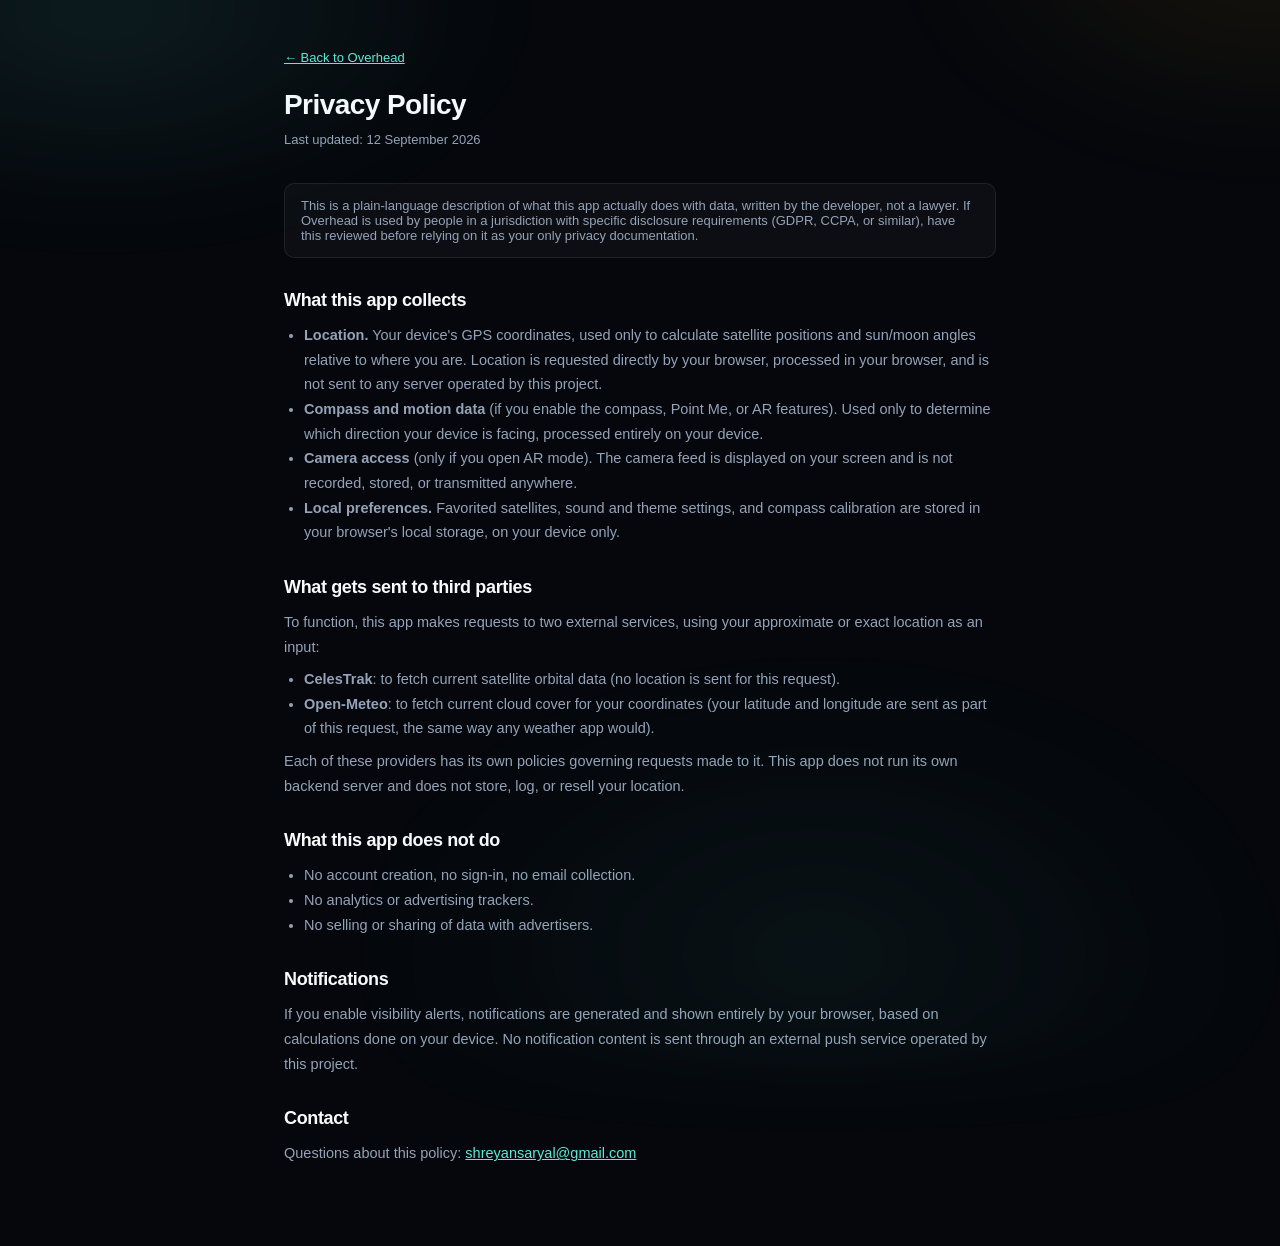
<file: privacy.html>
<!DOCTYPE html>
<html lang="en">
<head>
<meta charset="UTF-8">
<meta name="viewport" content="width=device-width, initial-scale=1">
<title>Privacy Policy · Overhead</title>
<link rel="icon" href="icon.svg" type="image/svg+xml">
<link rel="stylesheet" href="styles.css">
<style>
  .legal{ max-width:760px; margin:0 auto; padding:48px 24px 80px; }
  .legal h1{ font-size:28px; margin-bottom:8px; }
  .legal .updated{ color:var(--text-dim); font-size:13px; margin-bottom:32px; }
  .legal h2{ font-size:18px; margin:32px 0 12px; }
  .legal p, .legal li{ color:var(--text-dim); line-height:1.7; font-size:14.5px; }
  .legal ul{ padding-left:20px; margin:8px 0; }
  .legal a{ color:var(--primary); }
  .legal .back{ display:inline-block; margin-bottom:24px; font-size:13px; }
  .legal .notice{
    border:1px solid var(--border); border-radius:10px; padding:14px 16px; margin-bottom:28px;
    background:rgba(255,255,255,0.03); font-size:13px; color:var(--text-dim);
  }
</style>
</head>
<body>
<canvas id="starfield" aria-hidden="true"></canvas>
<div class="aurora" aria-hidden="true"></div>
<main class="legal">
  <a class="back" href="./index.html">&larr; Back to Overhead</a>
  <h1>Privacy Policy</h1>
  <p class="updated">Last updated: 12 September 2026</p>

  <div class="notice">
    This is a plain-language description of what this app actually does with data, written by the developer, not a lawyer. If Overhead is used by people in a jurisdiction with specific disclosure requirements (GDPR, CCPA, or similar), have this reviewed before relying on it as your only privacy documentation.
  </div>

  <h2>What this app collects</h2>
  <ul>
    <li><strong>Location.</strong> Your device's GPS coordinates, used only to calculate satellite positions and sun/moon angles relative to where you are. Location is requested directly by your browser, processed in your browser, and is not sent to any server operated by this project.</li>
    <li><strong>Compass and motion data</strong> (if you enable the compass, Point Me, or AR features). Used only to determine which direction your device is facing, processed entirely on your device.</li>
    <li><strong>Camera access</strong> (only if you open AR mode). The camera feed is displayed on your screen and is not recorded, stored, or transmitted anywhere.</li>
    <li><strong>Local preferences.</strong> Favorited satellites, sound and theme settings, and compass calibration are stored in your browser's local storage, on your device only.</li>
  </ul>

  <h2>What gets sent to third parties</h2>
  <p>To function, this app makes requests to two external services, using your approximate or exact location as an input:</p>
  <ul>
    <li><strong>CelesTrak</strong>: to fetch current satellite orbital data (no location is sent for this request).</li>
    <li><strong>Open-Meteo</strong>: to fetch current cloud cover for your coordinates (your latitude and longitude are sent as part of this request, the same way any weather app would).</li>
  </ul>
  <p>Each of these providers has its own policies governing requests made to it. This app does not run its own backend server and does not store, log, or resell your location.</p>

  <h2>What this app does not do</h2>
  <ul>
    <li>No account creation, no sign-in, no email collection.</li>
    <li>No analytics or advertising trackers.</li>
    <li>No selling or sharing of data with advertisers.</li>
  </ul>

  <h2>Notifications</h2>
  <p>If you enable visibility alerts, notifications are generated and shown entirely by your browser, based on calculations done on your device. No notification content is sent through an external push service operated by this project.</p>

  <h2>Contact</h2>
  <p>Questions about this policy: <a href="mailto:shreyansaryal@gmail.com">shreyansaryal@gmail.com</a></p>
</main>
</body>
</html>
</file>
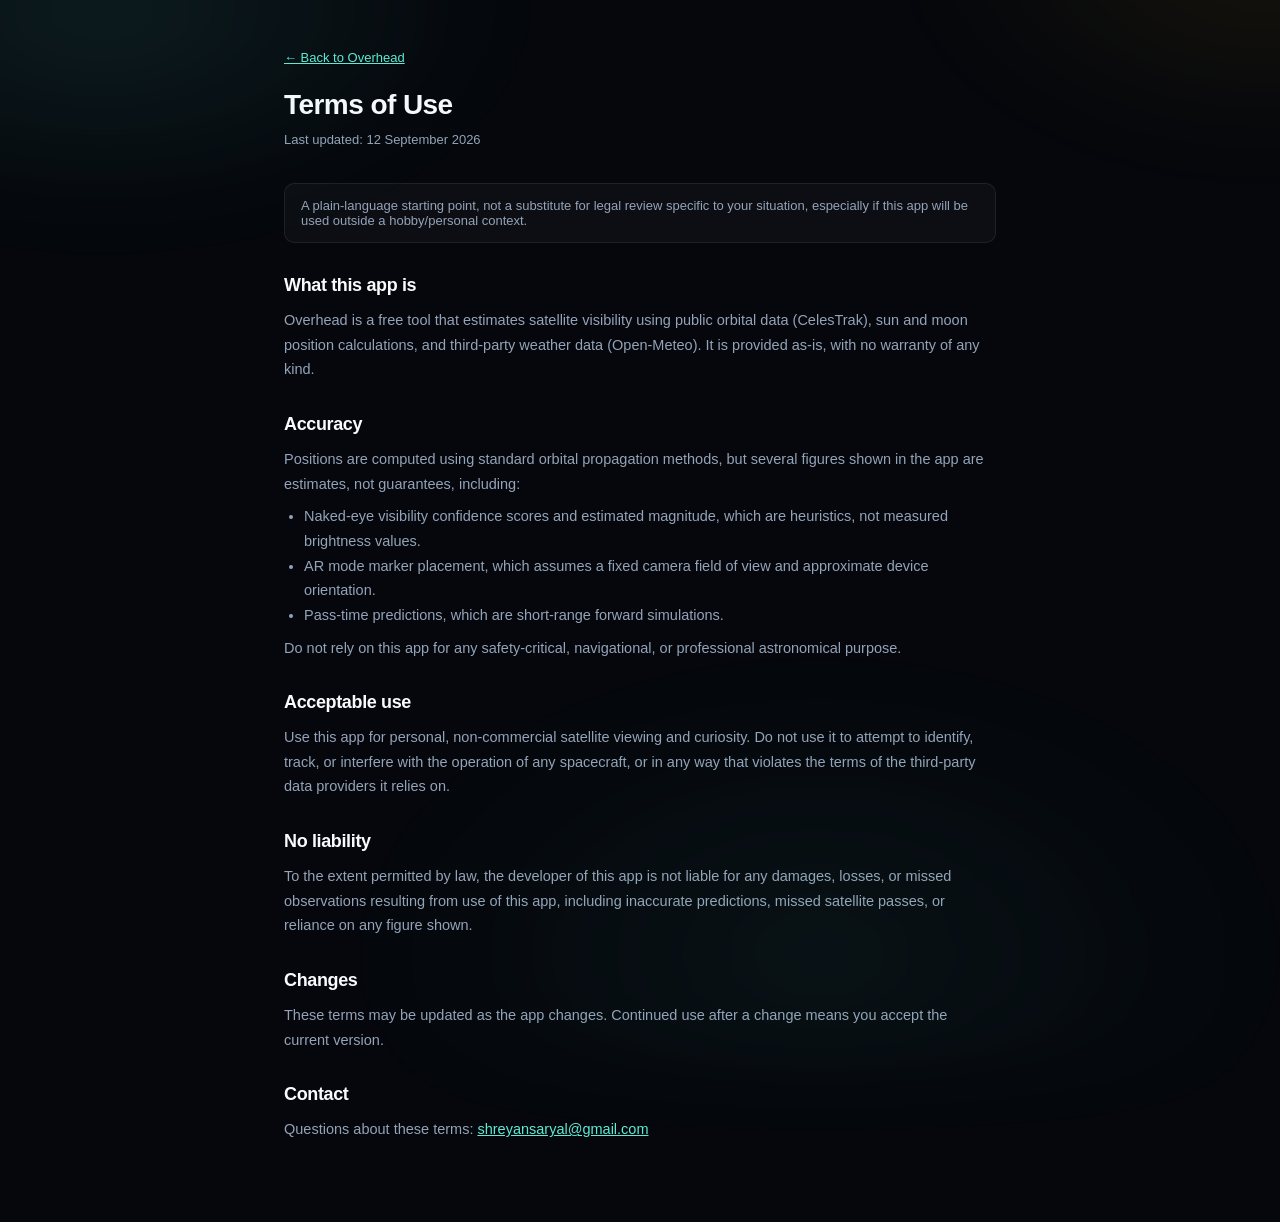
<file: terms.html>
<!DOCTYPE html>
<html lang="en">
<head>
<meta charset="UTF-8">
<meta name="viewport" content="width=device-width, initial-scale=1">
<title>Terms of Use · Overhead</title>
<link rel="icon" href="icon.svg" type="image/svg+xml">
<link rel="stylesheet" href="styles.css">
<style>
  .legal{ max-width:760px; margin:0 auto; padding:48px 24px 80px; }
  .legal h1{ font-size:28px; margin-bottom:8px; }
  .legal .updated{ color:var(--text-dim); font-size:13px; margin-bottom:32px; }
  .legal h2{ font-size:18px; margin:32px 0 12px; }
  .legal p, .legal li{ color:var(--text-dim); line-height:1.7; font-size:14.5px; }
  .legal ul{ padding-left:20px; margin:8px 0; }
  .legal a{ color:var(--primary); }
  .legal .back{ display:inline-block; margin-bottom:24px; font-size:13px; }
  .legal .notice{
    border:1px solid var(--border); border-radius:10px; padding:14px 16px; margin-bottom:28px;
    background:rgba(255,255,255,0.03); font-size:13px; color:var(--text-dim);
  }
</style>
</head>
<body>
<canvas id="starfield" aria-hidden="true"></canvas>
<div class="aurora" aria-hidden="true"></div>
<main class="legal">
  <a class="back" href="./index.html">&larr; Back to Overhead</a>
  <h1>Terms of Use</h1>
  <p class="updated">Last updated: 12 September 2026</p>

  <div class="notice">
    A plain-language starting point, not a substitute for legal review specific to your situation, especially if this app will be used outside a hobby/personal context.
  </div>

  <h2>What this app is</h2>
  <p>Overhead is a free tool that estimates satellite visibility using public orbital data (CelesTrak), sun and moon position calculations, and third-party weather data (Open-Meteo). It is provided as-is, with no warranty of any kind.</p>

  <h2>Accuracy</h2>
  <p>Positions are computed using standard orbital propagation methods, but several figures shown in the app are estimates, not guarantees, including:</p>
  <ul>
    <li>Naked-eye visibility confidence scores and estimated magnitude, which are heuristics, not measured brightness values.</li>
    <li>AR mode marker placement, which assumes a fixed camera field of view and approximate device orientation.</li>
    <li>Pass-time predictions, which are short-range forward simulations.</li>
  </ul>
  <p>Do not rely on this app for any safety-critical, navigational, or professional astronomical purpose.</p>

  <h2>Acceptable use</h2>
  <p>Use this app for personal, non-commercial satellite viewing and curiosity. Do not use it to attempt to identify, track, or interfere with the operation of any spacecraft, or in any way that violates the terms of the third-party data providers it relies on.</p>

  <h2>No liability</h2>
  <p>To the extent permitted by law, the developer of this app is not liable for any damages, losses, or missed observations resulting from use of this app, including inaccurate predictions, missed satellite passes, or reliance on any figure shown.</p>

  <h2>Changes</h2>
  <p>These terms may be updated as the app changes. Continued use after a change means you accept the current version.</p>

  <h2>Contact</h2>
  <p>Questions about these terms: <a href="mailto:shreyansaryal@gmail.com">shreyansaryal@gmail.com</a></p>
</main>
</body>
</html>
</file>
<file: styles.css>
/* ============================================================
   OVERHEAD - Design System
   Premium dark mission-control theme. All values as CSS custom
   properties so the whole system is themeable from one place.
   ============================================================ */

:root{
  /* --- palette (as specified) --- */
  --bg: #05070C;
  --card: rgba(18,24,38,0.75);
  --card-solid: #121826;
  --primary: #5EEAD4;
  --primary-dim: #2DD4BF;
  --accent: #FBBF24;
  --success: #22C55E;
  --danger: #EF4444;
  --text: #F8FAFC;
  --text-dim: #94A3B8;
  --border: rgba(255,255,255,.08);

  --glow-cyan: 0 0 24px rgba(94,234,212,0.35);
  --glow-amber: 0 0 24px rgba(251,191,36,0.35);
  --glow-green: 0 0 24px rgba(34,197,94,0.45);
  --glow-red: 0 0 20px rgba(239,68,68,0.35);

  /* --- 8px grid --- */
  --sp-1: 4px; --sp-2: 8px; --sp-3: 16px; --sp-4: 24px;
  --sp-5: 32px; --sp-6: 48px; --sp-7: 64px;

  --radius-lg: 24px;
  --radius-md: 20px;
  --radius-sm: 14px;
  --radius-btn: 12px;
  --radius-pill: 999px;

  --ease: cubic-bezier(.22,1,.36,1);
  --ease-bounce: cubic-bezier(.34,1.56,.64,1);
  --dur-fast: 160ms;
  --dur: 320ms;
  --dur-slow: 600ms;

  --nav-h: 68px;
  --dock-h: 76px;
  --sidebar-w: 84px;

  color-scheme: dark;
}

/* theme variants - swappable accent emphasis (Nice Extra: theme switcher) */
[data-theme="amber"]{ --primary: #FBBF24; --primary-dim:#F59E0B; --accent:#5EEAD4; }

*,*::before,*::after{ box-sizing:border-box; }
html{ scroll-behavior:smooth; }
@media (prefers-reduced-motion: reduce){
  html{ scroll-behavior:auto; }
  *,*::before,*::after{ animation-duration:0.001ms !important; animation-iteration-count:1 !important; transition-duration:0.001ms !important; scroll-behavior:auto !important; }
}

body{
  margin:0;
  background:var(--bg);
  color:var(--text);
  font-family:'Inter', -apple-system, BlinkMacSystemFont, 'Segoe UI', sans-serif;
  -webkit-font-smoothing:antialiased;
  overflow-x:hidden;
  min-height:100vh;
  min-height:100dvh;
  opacity:0;
  animation: appIn 700ms var(--ease) 60ms forwards;
}
@keyframes appIn{ from{ opacity:0; } to{ opacity:1; } }
@media (prefers-reduced-motion: reduce){ body{ opacity:1; animation:none; } }

/* premium scrollbar (webkit) */
::-webkit-scrollbar{ width:9px; height:9px; }
::-webkit-scrollbar-track{ background:transparent; }
::-webkit-scrollbar-thumb{ background:rgba(94,234,212,0.25); border-radius:8px; border:2px solid transparent; background-clip:padding-box; }
::-webkit-scrollbar-thumb:hover{ background:rgba(94,234,212,0.45); background-clip:padding-box; }
*{ scrollbar-width:thin; scrollbar-color:rgba(94,234,212,0.3) transparent; }

::selection{ background:var(--primary); color:#00201B; }

/* focus visibility for keyboard nav (a11y) */
:focus-visible{
  outline:2px solid var(--primary);
  outline-offset:3px;
  border-radius:8px;
}

h1,h2,h3{ font-weight:800; letter-spacing:-0.02em; margin:0; }
p{ margin:0; }

a{ color:var(--primary); }

/* ============ starfield + aurora background ============ */
#starfield{ position:fixed; inset:0; z-index:0; pointer-events:none; }
.aurora{
  position:fixed; inset:-20%; z-index:0; pointer-events:none; opacity:0.55;
  background:
    radial-gradient(40% 30% at 20% 15%, rgba(94,234,212,0.18), transparent 60%),
    radial-gradient(35% 30% at 85% 10%, rgba(251,191,36,0.14), transparent 60%),
    radial-gradient(45% 40% at 60% 90%, rgba(94,234,212,0.10), transparent 60%);
  filter:blur(40px);
  animation: auroraShift 18s ease-in-out infinite alternate;
}
@keyframes auroraShift{
  0%{ transform:translate3d(0,0,0) scale(1); }
  100%{ transform:translate3d(2%,-3%,0) scale(1.06); }
}

.app{ position:relative; z-index:1; min-height:100vh; }

/* ============ glass card primitive ============ */
.glass{
  background:var(--card);
  backdrop-filter:blur(20px) saturate(140%);
  -webkit-backdrop-filter:blur(20px) saturate(140%);
  border:1px solid var(--border);
  border-radius:var(--radius-lg);
  box-shadow:0 8px 32px rgba(0,0,0,0.35), inset 0 1px 0 rgba(255,255,255,0.04);
}

/* ============ top nav ============ */
.topnav{
  position:sticky; top:0; z-index:40;
  display:flex; align-items:center; justify-content:space-between;
  gap:var(--sp-3);
  margin:var(--sp-3) var(--sp-3) 0;
  padding:0 var(--sp-4);
  height:var(--nav-h);
  border-radius:var(--radius-lg);
  overflow:hidden;
  animation: fadeDown var(--dur-slow) var(--ease) both;
}
@keyframes fadeDown{ from{opacity:0; transform:translateY(-14px);} to{opacity:1; transform:translateY(0);} }

.brand{ display:flex; align-items:center; gap:10px; font-weight:800; font-size:15px; letter-spacing:0.5px; white-space:nowrap; }
.brand .logo-dot{
  width:10px; height:10px; border-radius:50%; background:var(--text-dim);
  box-shadow:0 0 0 rgba(94,234,212,0);
  transition:background var(--dur), box-shadow var(--dur);
}
.brand .logo-dot.live{ background:var(--success); box-shadow:0 0 12px rgba(34,197,94,0.8); animation:pulseDot 2s ease-in-out infinite; }
@keyframes pulseDot{ 0%,100%{ box-shadow:0 0 6px rgba(34,197,94,0.6);} 50%{ box-shadow:0 0 16px rgba(34,197,94,1);} }

.nav-actions{ display:flex; align-items:center; gap:var(--sp-2); flex-shrink:0; }
.icon-btn{
  width:40px; height:40px; border-radius:50%; display:grid; place-items:center; flex-shrink:0;
  background:rgba(255,255,255,0.04); border:1px solid var(--border); color:var(--text);
  cursor:pointer; transition:transform var(--dur-fast) var(--ease), background var(--dur-fast), box-shadow var(--dur-fast);
}
.icon-btn:hover{ background:rgba(255,255,255,0.09); box-shadow:var(--glow-cyan); transform:translateY(-1px); }
.icon-btn:active{ transform:scale(0.92); }
.clock{ font-variant-numeric:tabular-nums; font-size:13px; color:var(--text-dim); font-weight:600; white-space:nowrap; }

/* narrow phones: still shrink slightly for very small widths, but with only
   2 nav icons now (search + settings) this rarely needs to engage */
@media (max-width:360px){
  .topnav{ padding:0 10px; gap:6px; margin:10px 10px 0; }
  .brand{ font-size:12px; gap:6px; }
  .clock{ display:none; }
}

/* ============ layout shell ============ */
.shell{
  display:flex; max-width:1400px; margin:0 auto; padding:var(--sp-3);
  gap:var(--sp-3); align-items:flex-start;
}
.sidebar{
  display:none;
  flex-direction:column; align-items:center; gap:var(--sp-2);
  width:var(--sidebar-w); position:sticky; top:calc(var(--nav-h) + 24px);
  padding:var(--sp-3) var(--sp-2);
}
.sidebar .icon-btn{ width:52px; height:52px; border-radius:var(--radius-md); }
.sidebar .icon-btn.active{ background:linear-gradient(135deg, var(--primary), var(--primary-dim)); color:#00201B; box-shadow:var(--glow-cyan); }

.main{ flex:1; min-width:0; display:flex; flex-direction:column; gap:var(--sp-3); padding-bottom:calc(var(--dock-h) + 24px); }

@media (min-width:980px){
  .sidebar{ display:flex; }
  .main{ padding-bottom:var(--sp-4); }
  .dock{ display:none; }
  .grid-2{ display:grid; grid-template-columns:1.3fr 1fr; gap:var(--sp-3); align-items:start; }
}

/* ============ hero status card ============ */
.hero{
  padding:var(--sp-4); position:relative; overflow:hidden;
  animation: fadeUp var(--dur-slow) var(--ease) both; animation-delay:60ms;
}
@keyframes fadeUp{ from{opacity:0; transform:translateY(18px);} to{opacity:1; transform:translateY(0);} }
.hero::before{
  content:''; position:absolute; inset:0; opacity:0.5; pointer-events:none;
  background:radial-gradient(60% 80% at 100% 0%, rgba(94,234,212,0.12), transparent 60%);
}
.hero-top{ display:flex; align-items:center; justify-content:space-between; margin-bottom:var(--sp-3); position:relative; }
.hero-title{ font-size:13px; text-transform:uppercase; letter-spacing:1.5px; color:var(--text-dim); font-weight:700; }
.sky-badge{
  font-size:12px; font-weight:700; padding:6px 14px; border-radius:var(--radius-pill);
  border:1px solid currentColor; display:inline-flex; align-items:center; gap:6px;
}

.obs-grid{ display:grid; grid-template-columns:repeat(2,1fr); gap:var(--sp-3); position:relative; }
@media (min-width:560px){ .obs-grid{ grid-template-columns:repeat(3,1fr); } }
.obs-stat{
  background:rgba(255,255,255,0.03); border:1px solid var(--border); border-radius:var(--radius-md);
  padding:var(--sp-3); transition:transform var(--dur-fast) var(--ease), border-color var(--dur-fast);
}
.obs-stat:hover{ transform:translateY(-2px); border-color:rgba(94,234,212,0.35); }
.obs-label{ display:flex; align-items:center; gap:6px; font-size:11px; color:var(--text-dim); text-transform:uppercase; letter-spacing:1px; font-weight:700; }
.obs-value{ font-size:22px; font-weight:800; margin-top:6px; font-variant-numeric:tabular-nums; letter-spacing:-0.01em; }
.obs-value.updated{ animation:valueFlash 700ms var(--ease); }
@keyframes valueFlash{ 0%{ color:var(--primary); text-shadow:0 0 12px rgba(94,234,212,0.7);} 100%{ color:var(--text); text-shadow:none; } }

/* ============ quick stat cards ============ */
.stats-row{ display:grid; grid-template-columns:repeat(2,1fr); gap:var(--sp-3); }
@media (min-width:640px){ .stats-row{ grid-template-columns:repeat(4,1fr); } }
.stat-card{
  padding:var(--sp-3); text-align:left; animation:fadeUp var(--dur-slow) var(--ease) both;
}
.stat-card .n{ font-size:28px; font-weight:800; font-variant-numeric:tabular-nums; }
.stat-card .l{ font-size:11px; color:var(--text-dim); text-transform:uppercase; letter-spacing:1px; font-weight:700; margin-top:2px;}
.stat-card.c-primary .n{ color:var(--primary); }
.stat-card.c-accent .n{ color:var(--accent); }
.stat-card.c-success .n{ color:var(--success); }

/* ============ buttons ============ */
.btn{
  position:relative; overflow:hidden; isolation:isolate;
  display:inline-flex; align-items:center; justify-content:center; gap:8px;
  font-family:inherit; font-weight:700; font-size:13px; letter-spacing:0.2px;
  border:none; border-radius:var(--radius-btn); padding:13px 22px; cursor:pointer;
  color:#04140F; background:linear-gradient(135deg, var(--primary), var(--primary-dim));
  box-shadow:0 6px 20px rgba(94,234,212,0.25);
  transition:transform var(--dur-fast) var(--ease-bounce), box-shadow var(--dur-fast);
}
.btn:hover{ box-shadow:0 8px 28px rgba(94,234,212,0.4); transform:translateY(-2px); }
.btn:active{ transform:translateY(0) scale(0.97); }
.btn:disabled{ opacity:0.5; cursor:not-allowed; transform:none; box-shadow:none; }
.btn.full{ width:100%; }
.btn.ghost{
  background:rgba(255,255,255,0.04); color:var(--text); border:1px solid var(--border); box-shadow:none;
}
.btn.ghost:hover{ background:rgba(255,255,255,0.08); box-shadow:var(--glow-cyan); }
.btn.amber{ background:linear-gradient(135deg, var(--accent), #F59E0B); box-shadow:0 6px 20px rgba(251,191,36,0.25); }
.btn.amber:hover{ box-shadow:0 8px 28px rgba(251,191,36,0.4); }
.btn.danger{ background:linear-gradient(135deg, #F87171, var(--danger)); box-shadow:0 6px 20px rgba(239,68,68,0.25); }
.btn.sm{ padding:9px 14px; font-size:12px; }
.btn .spinner{ width:14px; height:14px; border-radius:50%; border:2px solid rgba(0,0,0,0.25); border-top-color:#04140F; animation:spin 0.7s linear infinite; }
@keyframes spin{ to{ transform:rotate(360deg); } }

/* ripple */
.ripple{
  position:absolute; border-radius:50%; background:rgba(255,255,255,0.5);
  transform:scale(0); animation:rippleAnim 600ms var(--ease) forwards; pointer-events:none; z-index:0;
}
@keyframes rippleAnim{ to{ transform:scale(2.6); opacity:0; } }

.icon-toggle{
  width:44px; height:44px; border-radius:50%; display:grid; place-items:center; cursor:pointer;
  background:rgba(255,255,255,0.04); border:1px solid var(--border); color:var(--text-dim);
  transition:all var(--dur-fast) var(--ease);
}
.icon-toggle.on{ background:linear-gradient(135deg, var(--primary), var(--primary-dim)); color:#04140F; box-shadow:var(--glow-cyan); }

/* ============ icon sprite sizing ============ */
.icon{ width:1em; height:1em; display:inline-block; vertical-align:-0.14em; fill:none; }
.icon-btn .icon, .dock-item .icon{ width:20px; height:20px; }
.sidebar .icon-btn .icon{ width:22px; height:22px; }
.section-title .icon, .obs-label .icon{ width:15px; height:15px; margin-right:1px; }
.btn .icon{ width:16px; height:16px; }
.small .icon{ width:13px; height:13px; }
.big-icon{ width:40px; height:40px; color:var(--text-dim); }

/* ============ status dots (replace colored-circle emoji) ============ */
.dot{ width:9px; height:9px; border-radius:50%; display:inline-block; flex-shrink:0; }
.dot-green{ background:var(--success); box-shadow:0 0 8px rgba(34,197,94,0.6); }
.dot-blue{ background:var(--primary); box-shadow:0 0 8px rgba(94,234,212,0.5); }
.dot-amber{ background:var(--accent); box-shadow:0 0 8px rgba(251,191,36,0.5); }
.dot-red{ background:var(--danger); box-shadow:0 0 8px rgba(239,68,68,0.5); }
.dot-gray{ background:var(--text-dim); }
.dot-outline{ background:transparent; border:1.5px solid var(--text-dim); }

/* ============ badges ============ */
.badge{
  display:inline-flex; align-items:center; gap:5px; font-size:11px; font-weight:700;
  padding:5px 11px; border-radius:var(--radius-pill); border:1px solid currentColor; white-space:nowrap;
}
.badge.visible{ color:var(--success); background:rgba(34,197,94,0.1); }
.badge.binoculars{ color:var(--accent); background:rgba(251,191,36,0.1); }
.badge.notvisible{ color:var(--text-dim); background:rgba(255,255,255,0.03); border-color:var(--border); }
.badge.above{ color:var(--primary); background:rgba(94,234,212,0.08); }
.badge.tracking{ color:var(--accent); background:rgba(251,191,36,0.12); animation:pulseBadge 1.6s ease-in-out infinite; }
@keyframes pulseBadge{ 0%,100%{ opacity:1;} 50%{ opacity:0.55;} }
.pulse-glow{ animation:pulseGlowRing 1.8s ease-in-out infinite; }
@keyframes pulseGlowRing{ 0%,100%{ box-shadow:0 0 0 0 rgba(34,197,94,0.5);} 50%{ box-shadow:0 0 0 8px rgba(34,197,94,0);} }

/* ============ command palette ============ */
.palette-overlay{
  position:fixed; inset:0; background:rgba(2,4,8,0.65); backdrop-filter:blur(6px); z-index:80;
  display:flex; align-items:flex-start; justify-content:center; padding-top:12vh;
  opacity:0; pointer-events:none; transition:opacity var(--dur) var(--ease);
}
.palette-overlay.open{ opacity:1; pointer-events:auto; }
.palette{
  width:min(560px, 92vw); padding:var(--sp-3); transform:translateY(-10px) scale(0.98); transition:transform var(--dur) var(--ease-bounce);
}
.palette-overlay.open .palette{ transform:translateY(0) scale(1); }
.palette input{
  width:100%; background:rgba(255,255,255,0.05); border:1px solid var(--border); border-radius:var(--radius-md);
  color:var(--text); font-family:inherit; font-size:15px; padding:14px 16px; outline:none;
}
.palette input:focus{ border-color:var(--primary); }
.palette-results{ margin-top:var(--sp-2); max-height:50vh; overflow-y:auto; }
.palette-item{
  padding:10px 12px; border-radius:12px; cursor:pointer; display:flex; justify-content:space-between; align-items:center;
  font-size:13px;
}
.palette-item:hover, .palette-item.sel{ background:rgba(94,234,212,0.1); }

/* ============ sky plot centerpiece ============ */
.skycard{ padding:var(--sp-3); position:relative; }
.skycard-head{ display:flex; justify-content:space-between; align-items:center; margin-bottom:var(--sp-2); }
.section-title{ font-size:12px; text-transform:uppercase; letter-spacing:1.5px; color:var(--text-dim); font-weight:800; display:flex; align-items:center; gap:8px; }
.skyplot-wrap{
  position:relative; width:100%; aspect-ratio:1; max-width:520px; margin:0 auto; border-radius:20px; overflow:hidden;
  background:radial-gradient(circle at 50% 50%, rgba(94,234,212,0.05), transparent 70%);
  touch-action:manipulation; cursor:pointer;
}
#skyplot{ width:100%; height:100%; display:block; }
.skyplot-controls{ position:absolute; right:10px; bottom:10px; display:flex; flex-direction:column; gap:6px; }
.skyplot-controls .icon-btn{ width:36px; height:36px; background:rgba(10,14,22,0.7); }
.skyplot-wrap.maximized{
  position:fixed; inset:0; z-index:200; max-width:none; width:100vw; height:100vh; height:100dvh;
  border-radius:0; background:var(--bg);
  display:flex; align-items:center; justify-content:center;
  animation: fadeUp 220ms var(--ease) both;
}
.skyplot-wrap.maximized #skyplot{ width:min(100vw,100vh); height:min(100vw,100vh); }
.skyplot-wrap.maximized .skyplot-controls{ right:16px; bottom:calc(16px + env(safe-area-inset-bottom)); }
.skyplot-wrap.maximized #fullscreenBtn{ display:none; } /* the big ✕ replaces it while maximized */
#skyplotCloseBtn{
  position:absolute; top:calc(16px + env(safe-area-inset-top)); right:16px; z-index:201;
  width:44px; height:44px; background:rgba(10,14,22,0.85);
}
body.skyplot-locked{ overflow:hidden; }
.skyplot-tag{
  position:absolute; left:10px; top:10px; font-size:11px; color:var(--text-dim); font-family:monospace;
  background:rgba(10,14,22,0.6); padding:4px 10px; border-radius:var(--radius-pill); border:1px solid var(--border);
}

/* ============ satellite cards ============ */
.list-toolbar{ display:flex; gap:var(--sp-2); align-items:center; margin-bottom:var(--sp-2); flex-wrap:wrap; }
.filter-chip{
  font-size:11.5px; font-weight:700; padding:8px 13px; border-radius:8px;
  border:1px solid var(--border); color:var(--text-dim); cursor:pointer; background:transparent;
  transition:all var(--dur-fast);
}
.filter-chip.active{ color:#04140F; background:linear-gradient(135deg, var(--primary), var(--primary-dim)); border-color:transparent; }

.sat-grid{ display:grid; grid-template-columns:1fr; gap:var(--sp-2); }
@media (min-width:640px){ .sat-grid{ grid-template-columns:repeat(2,1fr); } }
@media (min-width:1240px){ .sat-grid{ grid-template-columns:repeat(2,1fr); } }

.sat-card{
  padding:var(--sp-3); cursor:pointer; position:relative; overflow:hidden;
  transition:transform var(--dur-fast) var(--ease), box-shadow var(--dur-fast), border-color var(--dur-fast);
}
.sat-card.card-enter{ animation: fadeUp var(--dur) var(--ease) both; }
.sat-card:hover{ transform:translateY(-4px); box-shadow:0 16px 40px rgba(0,0,0,0.4); border-color:rgba(94,234,212,0.3); }
.sat-card.selected{ border-color:var(--primary); box-shadow:var(--glow-cyan); }
.sat-card.visible-now{ border-color:rgba(34,197,94,0.5); box-shadow:0 0 0 1px rgba(34,197,94,0.3), 0 0 30px rgba(34,197,94,0.15); }
.sat-head{ display:flex; align-items:flex-start; justify-content:space-between; gap:8px; }
.sat-id{ display:flex; align-items:center; gap:10px; min-width:0; }
.sat-icon{ font-size:22px; line-height:1; filter:drop-shadow(0 0 6px rgba(94,234,212,0.5)); }
.sat-name{ font-weight:800; font-size:14.5px; white-space:nowrap; overflow:hidden; text-overflow:ellipsis; }
.sat-orbit{ font-size:10.5px; color:var(--text-dim); font-family:monospace; }
.now-badge{
  font-size:10px; font-weight:800; color:#04200F; background:linear-gradient(135deg,#4ADE80,var(--success));
  padding:3px 9px; border-radius:var(--radius-pill); animation:pulseBadge 1.4s ease-in-out infinite;
}
.sat-meta-grid{ display:grid; grid-template-columns:repeat(3,1fr); gap:8px; margin-top:12px; }
.meta-mini .l{ font-size:9.5px; color:var(--text-dim); text-transform:uppercase; letter-spacing:0.5px; font-weight:700; }
.meta-mini .v{ font-size:13px; font-weight:700; margin-top:2px; font-variant-numeric:tabular-nums; }
.sat-conf{ display:flex; align-items:center; gap:8px; margin-top:12px; }
.conf-bar{ flex:1; height:6px; border-radius:4px; background:rgba(255,255,255,0.06); overflow:hidden; }
.conf-fill{ height:100%; border-radius:4px; transition:width var(--dur-slow) var(--ease); }
.conf-label{ font-size:11px; font-weight:700; white-space:nowrap; }
.sat-actions{ display:flex; gap:6px; margin-top:12px; }
.sat-actions .btn{ flex:1; padding:9px 10px; font-size:11.5px; min-height:40px; }
.fav-btn{
  background:transparent; border:none; color:var(--text-dim); cursor:pointer; font-size:18px;
  width:40px; height:40px; display:grid; place-items:center; border-radius:50%;
  transition:transform var(--dur-fast) var(--ease-bounce), color var(--dur-fast), background var(--dur-fast);
}
.fav-btn:hover{ background:rgba(255,255,255,0.06); }
.fav-btn.on{ color:var(--accent); transform:scale(1.15); }

.skeleton{
  border-radius:var(--radius-md); background:linear-gradient(100deg, rgba(255,255,255,0.03) 30%, rgba(255,255,255,0.08) 50%, rgba(255,255,255,0.03) 70%);
  background-size:200% 100%; animation:shimmer 1.4s ease-in-out infinite;
}
@keyframes shimmer{ from{ background-position:200% 0;} to{ background-position:-200% 0;} }

.empty-state{ text-align:center; padding:var(--sp-6) var(--sp-3); color:var(--text-dim); }
.empty-state .big{ font-size:38px; margin-bottom:8px; }
.empty-state h3{ font-size:16px; color:var(--text); margin-bottom:6px; }
.reason-list{ margin-top:14px; display:flex; flex-direction:column; gap:6px; font-size:12.5px; text-align:left; max-width:340px; margin-inline:auto; }
.reason-list div{ display:flex; gap:8px; align-items:center; }

/* ============ compass ============ */
.compass-wrap{ display:flex; flex-direction:column; align-items:center; gap:var(--sp-2); padding:var(--sp-3); }
.compass-dial{
  width:180px; height:180px; border-radius:50%; position:relative;
  border:1px solid var(--border); background:radial-gradient(circle, rgba(94,234,212,0.06), transparent 70%);
}
.compass-rose{ position:absolute; inset:0; transition:transform 120ms linear; }
.compass-rose span{ position:absolute; font-size:12px; font-weight:800; color:var(--text-dim); }
.compass-needle{
  position:absolute; left:50%; top:50%; width:4px; height:78px; margin-left:-2px; margin-top:-78px;
  transform-origin:50% 100%; border-radius:4px;
  background:linear-gradient(180deg, var(--danger), transparent 60%);
}
.compass-center{ position:absolute; left:50%; top:50%; width:10px; height:10px; margin:-5px; border-radius:50%; background:var(--primary); box-shadow:var(--glow-cyan); }
.heading-readout{ font-size:22px; font-weight:800; font-variant-numeric:tabular-nums; }
.heading-label{ font-size:12px; color:var(--text-dim); }

/* ============ point-me arrow ============ */
.pointme{
  position:fixed; inset:0; z-index:70; display:flex; flex-direction:column; align-items:center; justify-content:center;
  background:rgba(2,4,8,0.85); backdrop-filter:blur(10px); opacity:0; pointer-events:none; transition:opacity var(--dur);
}
.pointme.open{ opacity:1; pointer-events:auto; }
.pointme.locked{ background:rgba(6,20,12,0.9); }
.pointme-arrow{ font-size:120px; transition:transform 80ms linear, color var(--dur), filter var(--dur); color:var(--primary); filter:drop-shadow(0 0 20px rgba(94,234,212,0.6)); }
.pointme.locked .pointme-arrow{ color:var(--success); filter:drop-shadow(0 0 30px rgba(34,197,94,0.9)); }
.pointme-status{ font-size:20px; font-weight:800; margin-top:var(--sp-3); }
.pointme-detail{ color:var(--text-dim); margin-top:6px; font-size:13px; font-family:monospace; }
.pointme-close{ position:absolute; top:20px; right:20px; }
.target-locked-banner{
  margin-top:var(--sp-3); font-weight:800; color:var(--success); background:rgba(34,197,94,0.12);
  padding:10px 20px; border-radius:var(--radius-pill); border:1px solid rgba(34,197,94,0.4);
}

/* ============ AR mode ============ */
.ar-view{ position:fixed; inset:0; z-index:75; background:#000; display:none; }
.ar-view.open{ display:block; }
.ar-view video{ width:100%; height:100%; object-fit:cover; }
.ar-view canvas{ position:absolute; inset:0; width:100%; height:100%; }
.ar-close{ position:absolute; top:20px; right:20px; z-index:2; }
.ar-hint{ position:absolute; bottom:24px; left:50%; transform:translateX(-50%); font-size:12px; color:var(--text-dim); background:rgba(0,0,0,0.5); padding:8px 16px; border-radius:var(--radius-pill); }

/* ============ guidance reticle ============ */
.reticle{ width:120px; height:120px; border-radius:50%; border:3px solid var(--danger); display:grid; place-items:center; transition:border-color 160ms linear, box-shadow 160ms linear; }
.reticle::after{ content:''; width:14px; height:14px; border-radius:50%; background:currentColor; }
.reticle.near{ border-color:var(--accent); color:var(--accent); box-shadow:0 0 30px rgba(251,191,36,0.4); }
.reticle.hot{ border-color:#FDE68A; color:#FDE68A; box-shadow:0 0 30px rgba(253,230,138,0.5); }
.reticle.locked{ border-color:var(--success); color:var(--success); box-shadow:0 0 40px rgba(34,197,94,0.7); animation:pulseGlowRing 1s ease-in-out infinite; }

/* ============ mobile bottom dock ============ */
.dock{
  position:fixed; left:var(--sp-3); right:var(--sp-3); bottom:calc(var(--sp-3) + env(safe-area-inset-bottom));
  z-index:50; display:flex; justify-content:space-around; align-items:center;
  padding:8px; animation:fadeUp var(--dur-slow) var(--ease) both;
}
.dock-item{
  display:flex; flex-direction:column; align-items:center; gap:3px; padding:8px 14px; border-radius:16px;
  color:var(--text-dim); font-size:9.5px; font-weight:700; cursor:pointer; min-width:56px;
  transition:all var(--dur-fast) var(--ease);
}
.dock-item .ic{ font-size:19px; }
.dock-item.active{ color:var(--primary); background:rgba(94,234,212,0.1); }

/* toast */
.toast-stack{ position:fixed; top:calc(var(--nav-h) + 20px); right:16px; z-index:90; display:flex; flex-direction:column; gap:8px; }
.toast{
  padding:12px 16px; font-size:13px; font-weight:600; max-width:280px;
  animation:fadeUp var(--dur) var(--ease) both, fadeOut var(--dur) var(--ease) 3.4s forwards;
}
@keyframes fadeOut{ to{ opacity:0; transform:translateY(-8px); } }

/* utility */
.hidden{ display:none !important; }
.sr-only{ position:absolute; width:1px; height:1px; overflow:hidden; clip:rect(0 0 0 0); white-space:nowrap; }
.row{ display:flex; align-items:center; gap:8px; }
.between{ justify-content:space-between; }
.grow{ flex:1; }
.small{ font-size:12px; color:var(--text-dim); }
.mono{ font-family:'IBM Plex Mono', monospace; }

/* slider (Bortle scale) */
input[type=range]{ -webkit-appearance:none; width:100%; height:6px; border-radius:4px; background:rgba(255,255,255,0.08); }
input[type=range]::-webkit-slider-thumb{
  -webkit-appearance:none; width:18px; height:18px; border-radius:50%;
  background:linear-gradient(135deg, var(--primary), var(--primary-dim)); box-shadow:var(--glow-cyan); cursor:pointer; margin-top:-6px;
}

footer.credits{ text-align:center; font-size:11px; color:var(--text-dim); padding:var(--sp-4) 0 var(--sp-3); opacity:0.7; line-height:1.6; }
</file>
